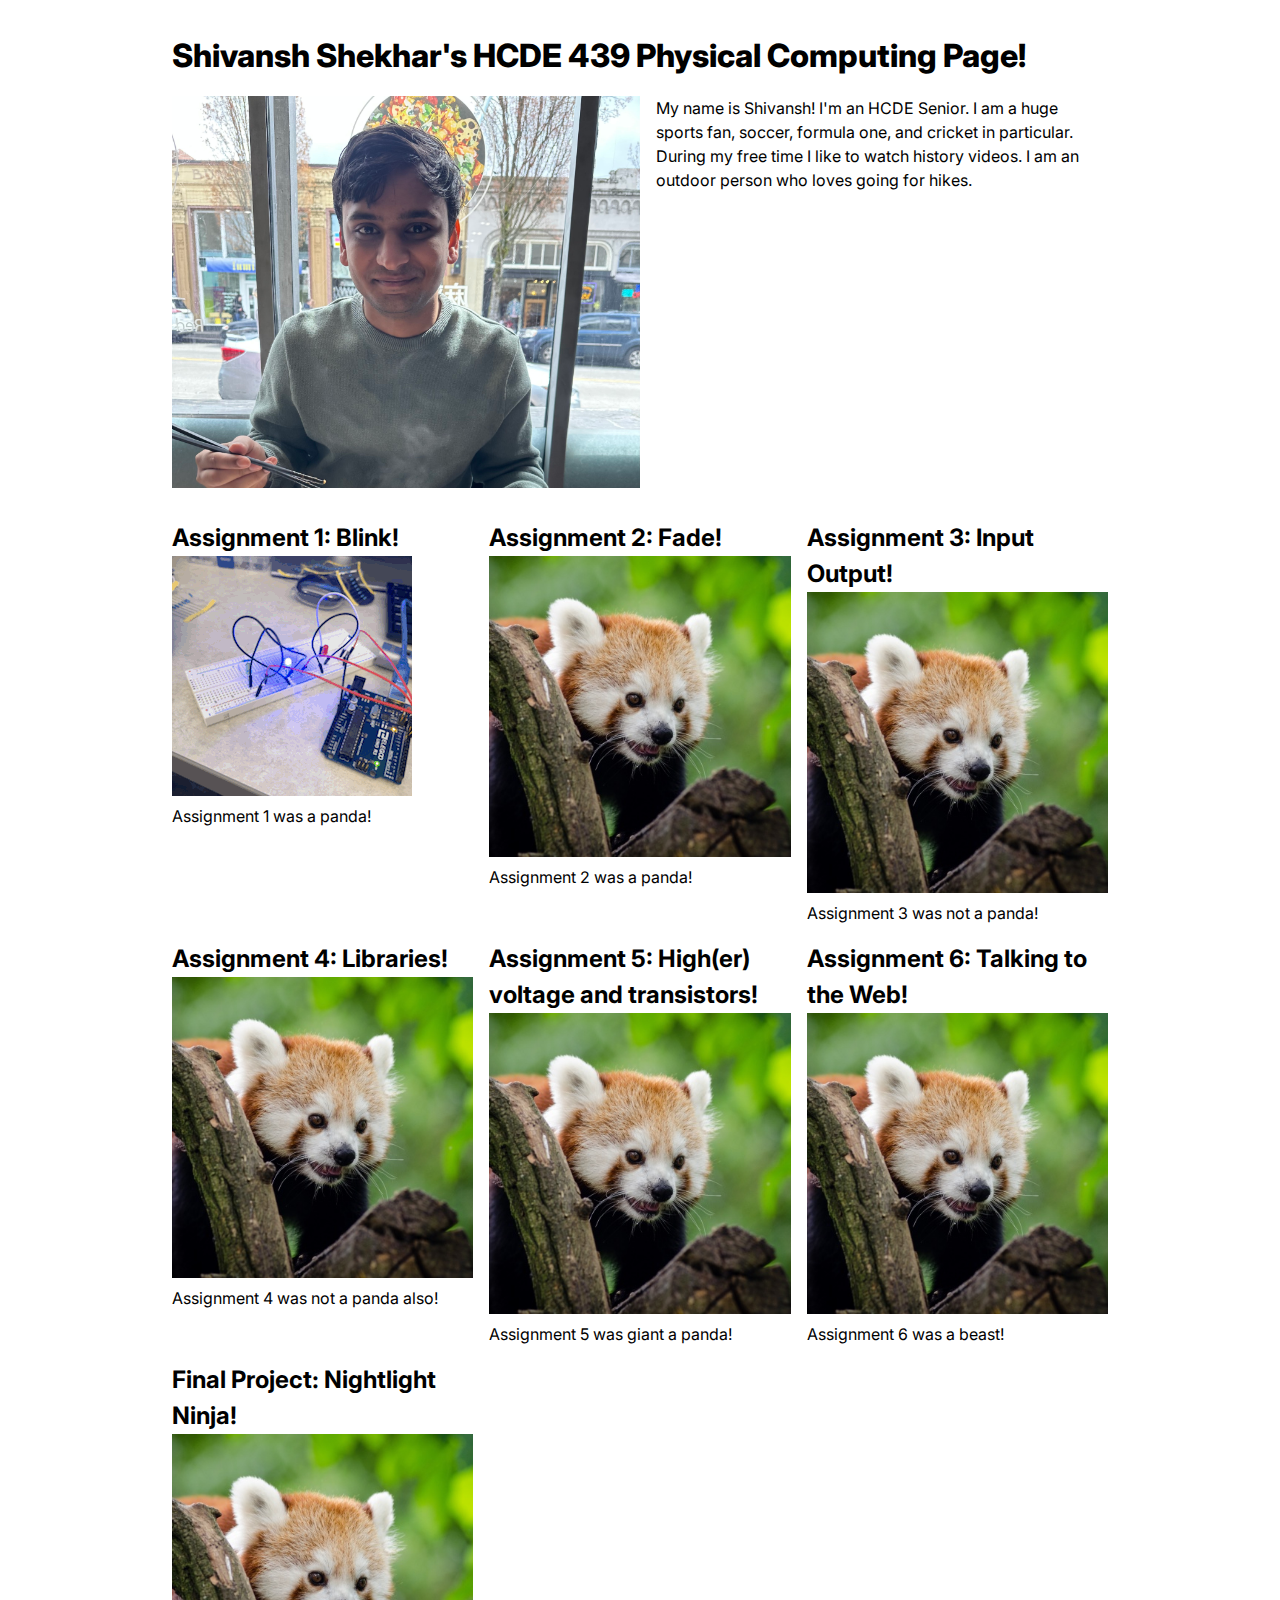
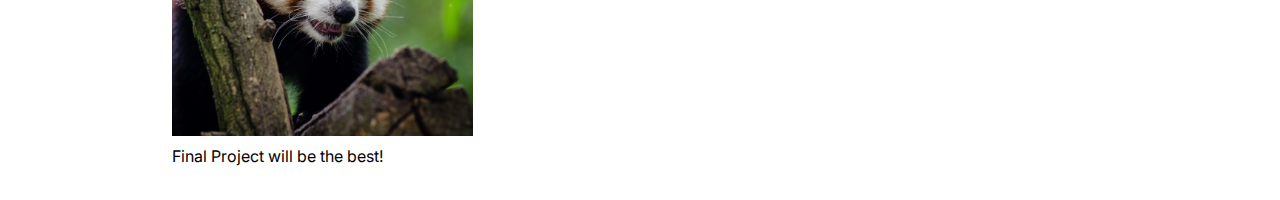
<file: index.html>
<!DOCTYPE html>
<html>
  <head>
    <meta charset="utf-8" />
    <meta name="viewport" content="width=device-width, maximum-scale=1.0" />

    <title>Shivansh Shekhar's HCDE 439 Physical Computing Page!</title>

    <link href="style.css" rel="stylesheet" />
  </head>
  <body>
    <h1>Shivansh Shekhar's HCDE 439 Physical Computing Page!</h1>

    <div class="header">
      <img src="IMG_2979.jpg" />
      <p>
        My name is Shivansh! I'm an HCDE Senior. I am a huge sports fan, soccer, formula one, and
        cricket in particular. During my free time I like to watch history videos. I am an outdoor
        person who loves going for hikes.
      </p>
    </div>

    <div class="grid">
      <div class="assignment">
        <a href="a1.html">
          <h2>Assignment 1: Blink!</h2>
          <img src="Blink.GIF" />
        </a>
        <p>Assignment 1 was a panda!</p>
      </div>

      <div class="assignment">
        <a href="a2.html">
          <h2>Assignment 2: Fade!</h2>
          <img src="red-panda.jpg" />
        </a>
        <p>Assignment 2 was a panda!</p>
      </div>

      <div class="assignment">
        <a href="a3.html">
          <h2>Assignment 3: Input Output!</h2>
          <img src="red-panda.jpg" />
        </a>
        <p>Assignment 3 was not a panda!</p>
      </div>

      <div class="assignment">
        <a href="a4.html">
          <h2>Assignment 4: Libraries!</h2>
          <img src="red-panda.jpg" />
        </a>
        <p>Assignment 4 was not a panda also!</p>
      </div>

      <div class="assignment">
        <a href="a5.html">
          <h2>Assignment 5: High(er) voltage and transistors!</h2>
          <img src="red-panda.jpg" />
        </a>
        <p>Assignment 5 was giant a panda!</p>
      </div>
      <div class="assignment">
        <a href="a6.html">
          <h2>Assignment 6: Talking to the Web!</h2>
          <img src="red-panda.jpg" />
        </a>
        <p>Assignment 6 was a beast!</p>
      </div>
      <div class="assignment">
        <a href="final_project.html">
          <h2>Final Project: Nightlight Ninja!</h2>
          <img src="red-panda.jpg" />
        </a>
        <p>Final Project will be the best!</p>
      </div>
    </div>
  </body>
</html>
</file>
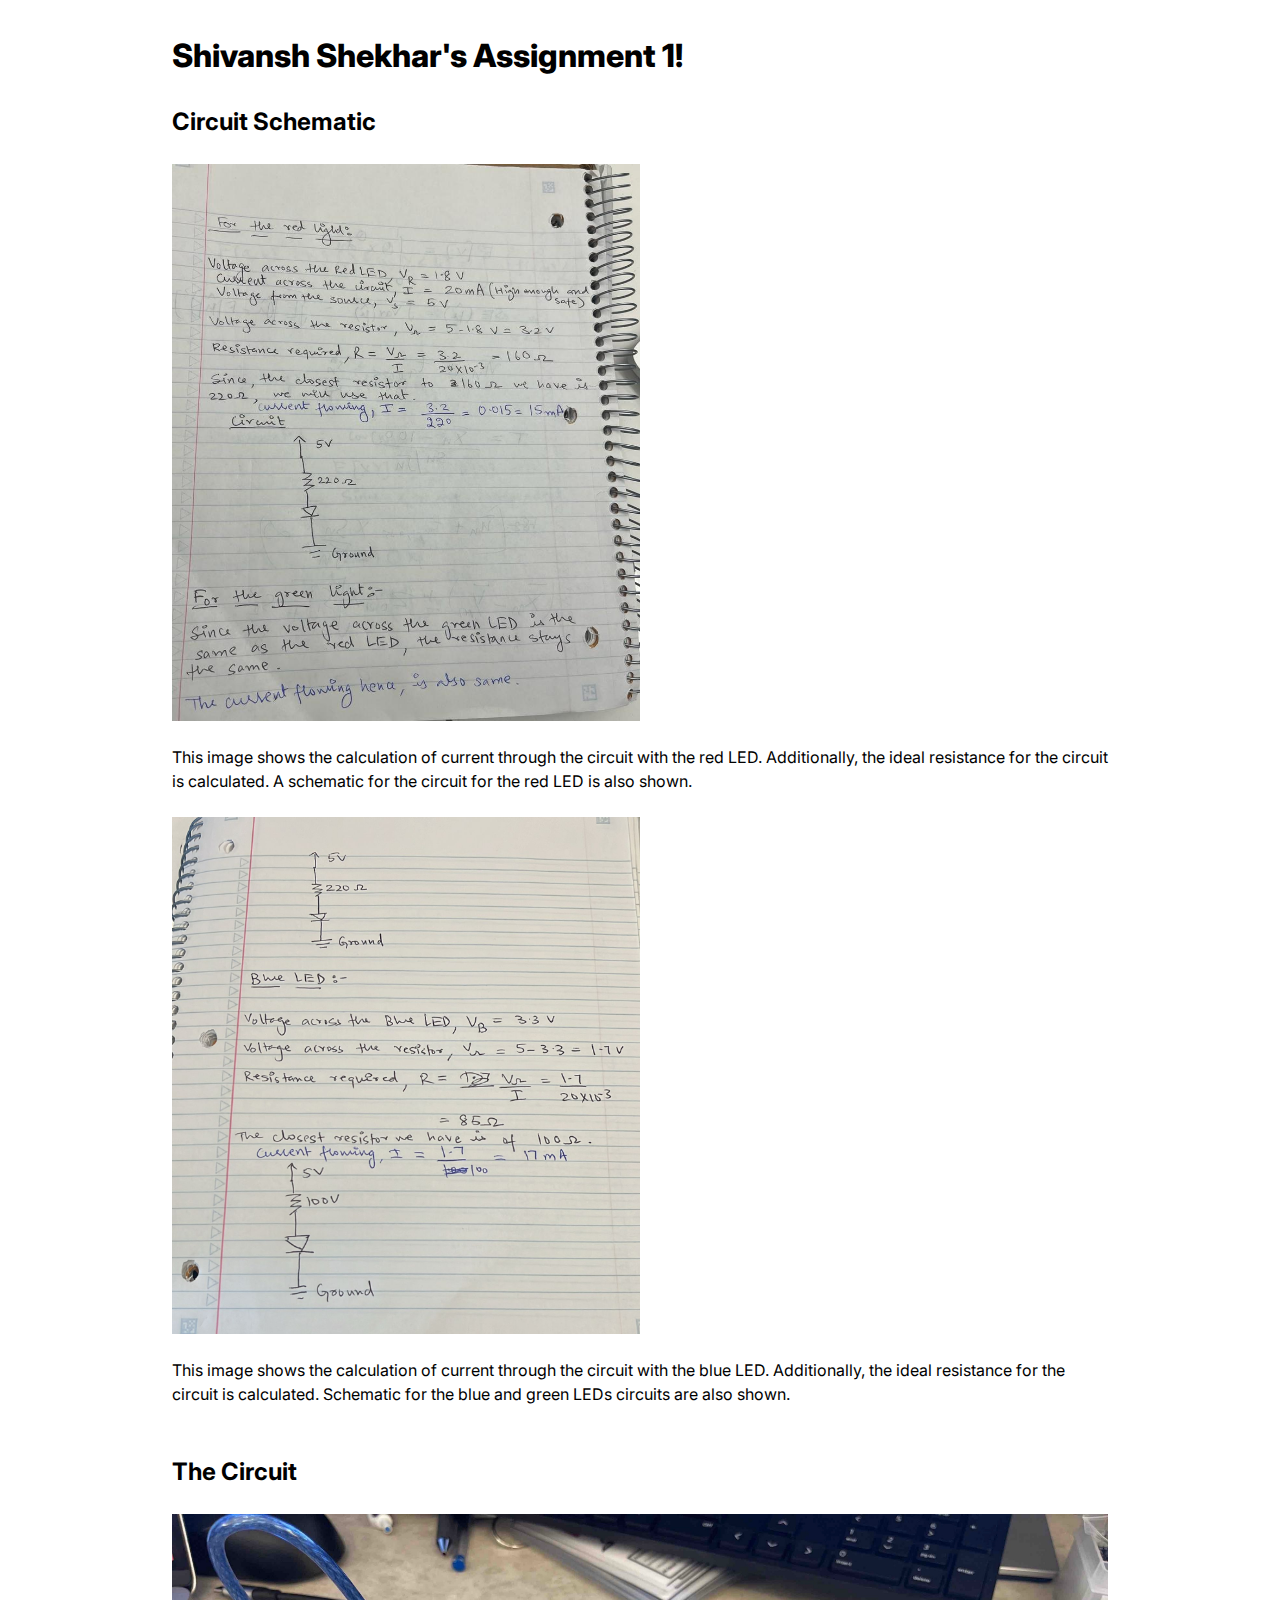
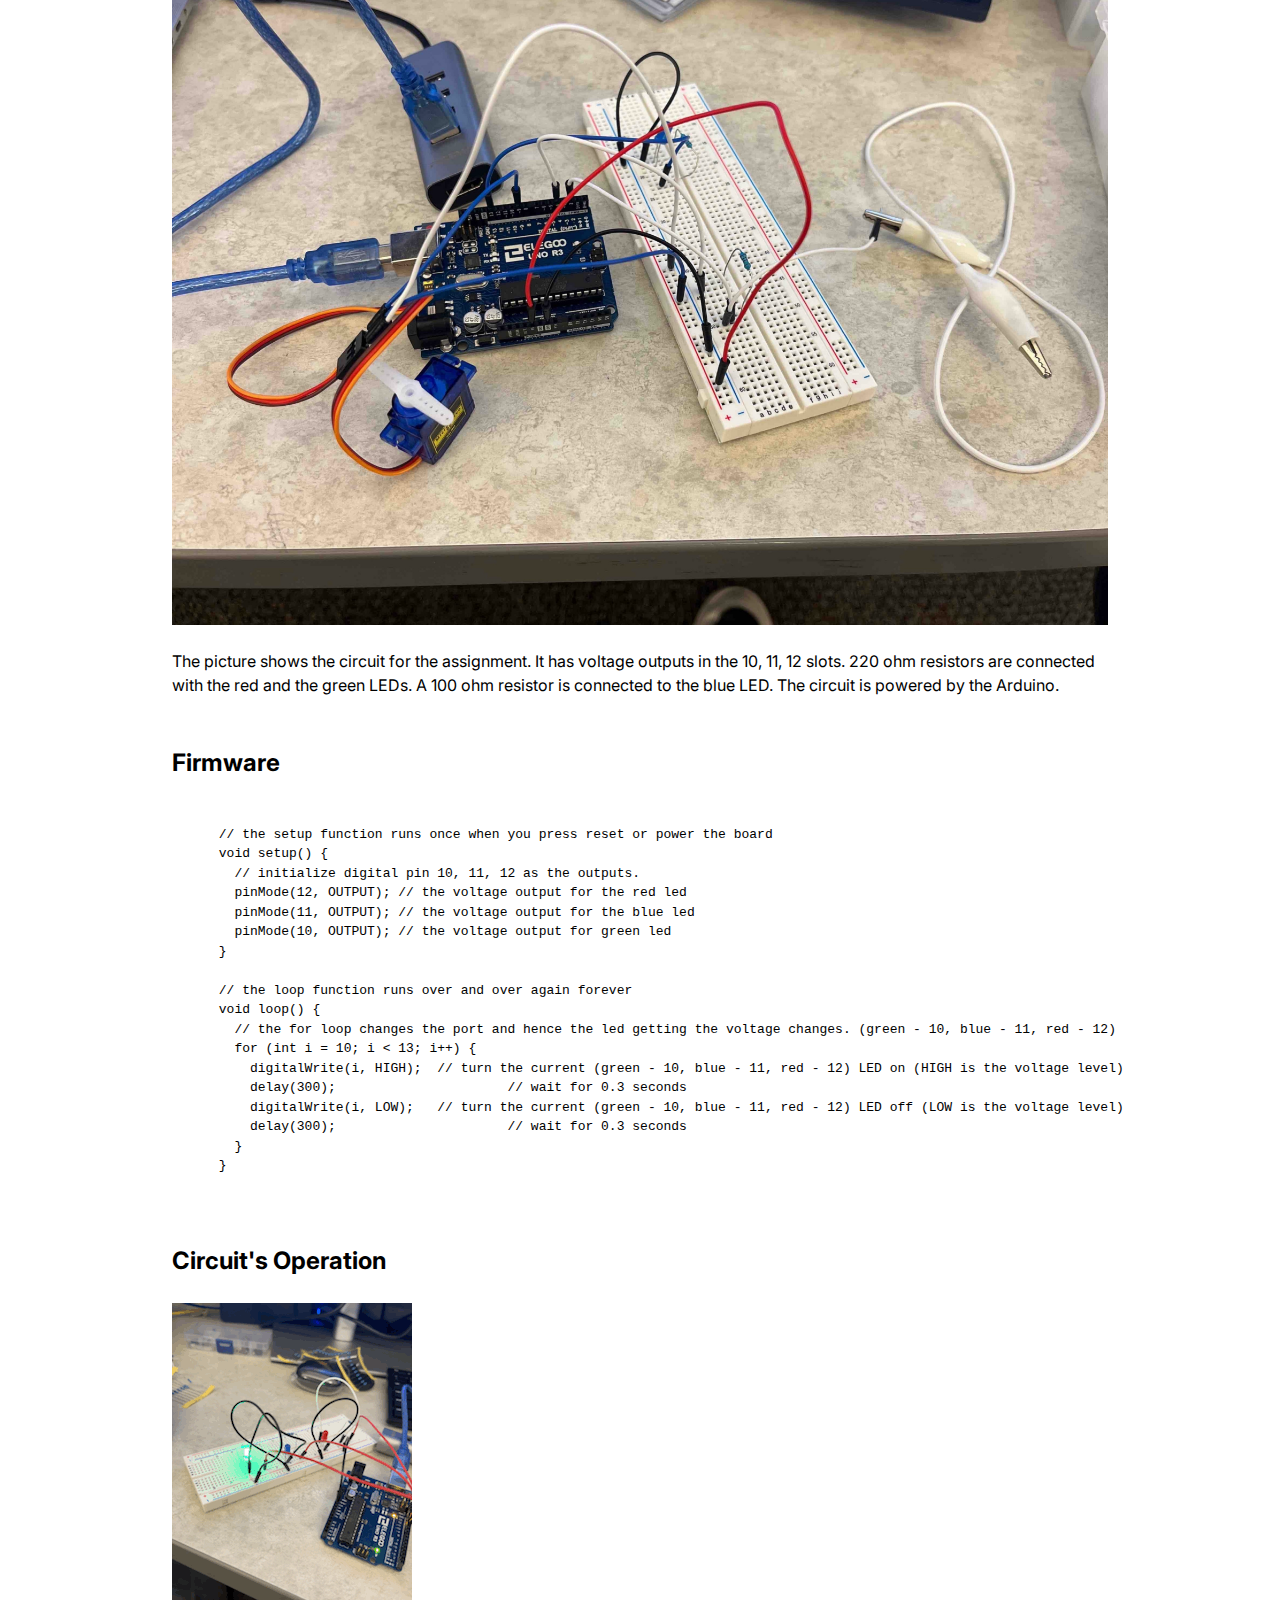
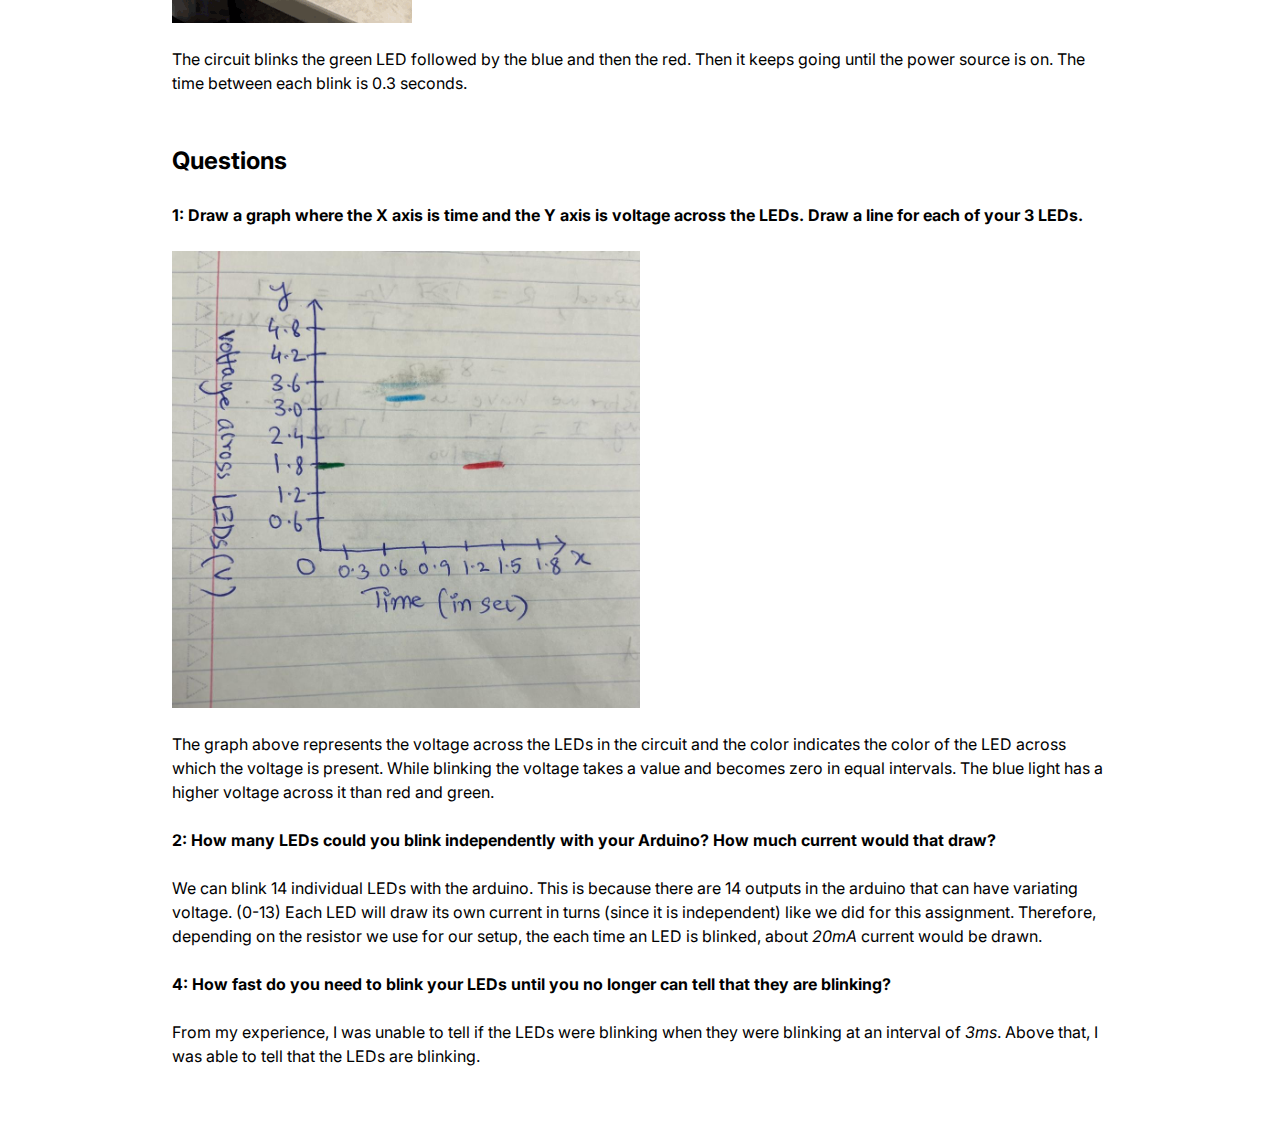
<file: a1.html>
<!DOCTYPE html>
<html>
  <head>
    <meta charset="utf-8" />
    <meta name="viewport" content="width=device-width, maximum-scale=1.0" />

    <title>Shivansh Shekhar's HCDE 439 Physical Computing Page!</title>

    <link href="style.css" rel="stylesheet" type="text/css" />
  </head>
  <body>
    <h1>Shivansh Shekhar's Assignment 1!</h1>
    <br>
    <h2>Circuit Schematic</h2>
    <br>
    <img src="calculations.jpeg" class="resize-image" />
    <br>
    <p>
      This image shows the calculation of current through the circuit with the red LED.
      Additionally, the ideal resistance for the circuit is calculated.
      A schematic for the circuit for the red LED is also shown.
    </p>
    <br>
    <img src="schema2.jpeg" class="resize-image" />
    <br>
    <p>
      This image shows the calculation of current through the circuit with the blue LED.
      Additionally, the ideal resistance for the circuit is calculated.
      Schematic for the blue and green LEDs circuits are also shown.
    </p>
    <br>
    <br>
    <h2>The Circuit</h2>
    <br>
    <img src="a4circuit.jpg" alt="A picture of the circuit">
    <br>
    <p>
      The picture shows the circuit for the assignment.
      It has voltage outputs in the 10, 11, 12 slots. 220 ohm resistors are connected with the red and the green LEDs.
      A 100 ohm resistor is connected to the blue LED. The circuit is powered by the Arduino.
    </p>
    <br>
    <br>
    <h2>Firmware</h2>
    <br>
    <pre><code>
      // the setup function runs once when you press reset or power the board
      void setup() {
        // initialize digital pin 10, 11, 12 as the outputs.
        pinMode(12, OUTPUT); // the voltage output for the red led
        pinMode(11, OUTPUT); // the voltage output for the blue led
        pinMode(10, OUTPUT); // the voltage output for green led
      }

      // the loop function runs over and over again forever
      void loop() {
        // the for loop changes the port and hence the led getting the voltage changes. (green - 10, blue - 11, red - 12)
        for (int i = 10; i < 13; i++) {
          digitalWrite(i, HIGH);  // turn the current (green - 10, blue - 11, red - 12) LED on (HIGH is the voltage level)
          delay(300);                      // wait for 0.3 seconds
          digitalWrite(i, LOW);   // turn the current (green - 10, blue - 11, red - 12) LED off (LOW is the voltage level)
          delay(300);                      // wait for 0.3 seconds
        }
      }
    </code></pre>
    <br>
    <br>
    <h2>Circuit's Operation</h2>
    <br>
    <img src="Blink.GIF" alt="GIF representing the circuit's operation" />
    <br>
    <p>
      The circuit blinks the green LED followed by the blue and then the red. Then it keeps going until the power source is on.
      The time between each blink is 0.3 seconds.
    </p>
    <br>
    <br>
    <h2>Questions</h2>
    <br>
    <p><strong>1: Draw a graph where the X axis is time and the Y axis is voltage across the LEDs. Draw a line for each of your 3 LEDs.</strong></p>
    <br>
    <img src="time-voltage.jpeg" alt="Graph representing voltage across the LEDs over time in the circuit" class="resize-image">
    <br>
    <p>
      The graph above represents the voltage across the LEDs in the circuit and the color indicates the color of the LED across which the voltage is present.
      While blinking the voltage takes a value and becomes zero in equal intervals.
      The blue light has a higher voltage across it than red and green.
    </p>
    <br>
    <p><strong>2: How many LEDs could you blink independently with your Arduino? How much current would that draw?</strong></p>
    <br>
    <p>We can blink 14 individual LEDs with the arduino. This is because there are 14 outputs in the arduino that can have variating voltage. (0-13) Each LED will draw its own current in turns (since it is independent) like we did for this assignment. Therefore, depending on the resistor we use for our setup, the each time an LED is blinked, about <em>20mA</em> current would be drawn.</p>
    <br>
    <p><strong>4: How fast do you need to blink your LEDs until you no longer can tell that they are blinking?</strong></p>
    <br>
    <p>
      From my experience, I was unable to tell if the LEDs were blinking when they were blinking at an interval of <em>3ms</em>.
      Above that, I was able to tell that the LEDs are blinking.
    </p>
    <br>
    <br>
  </body>
</html>
</file>
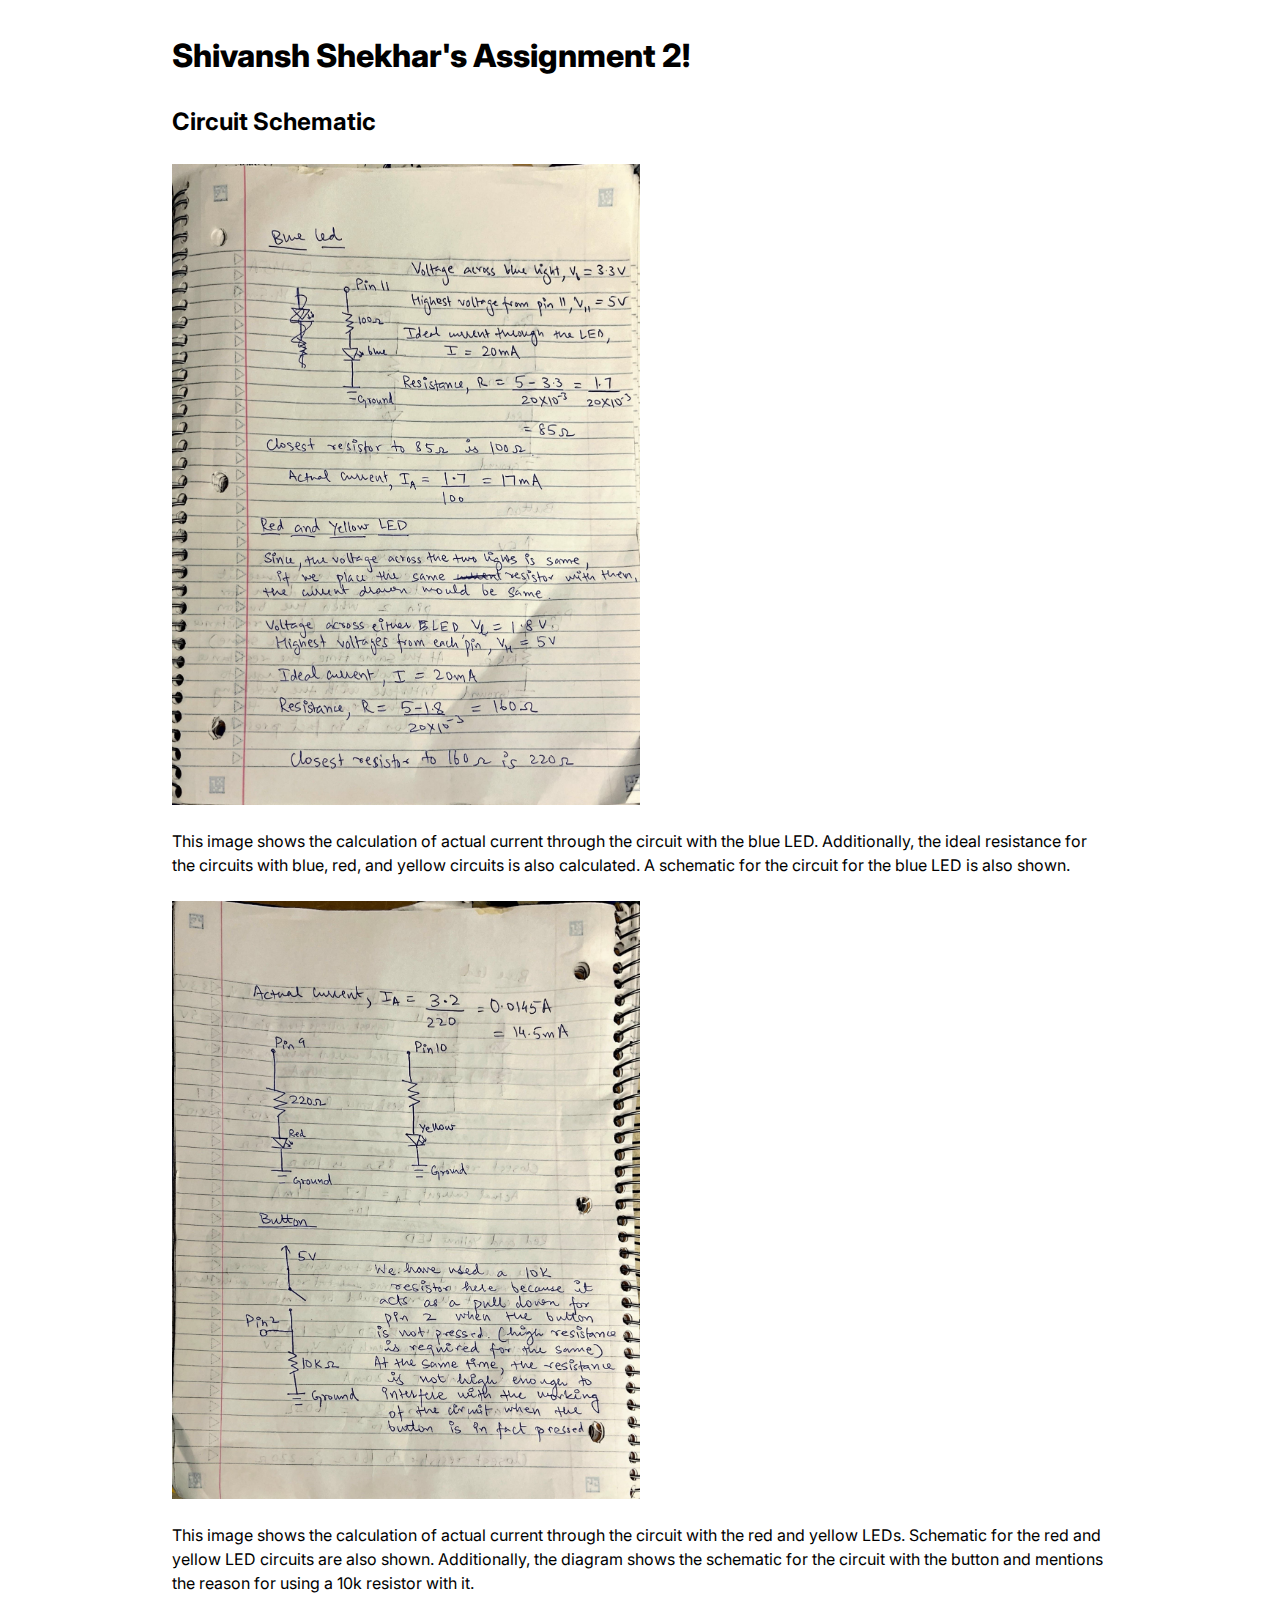
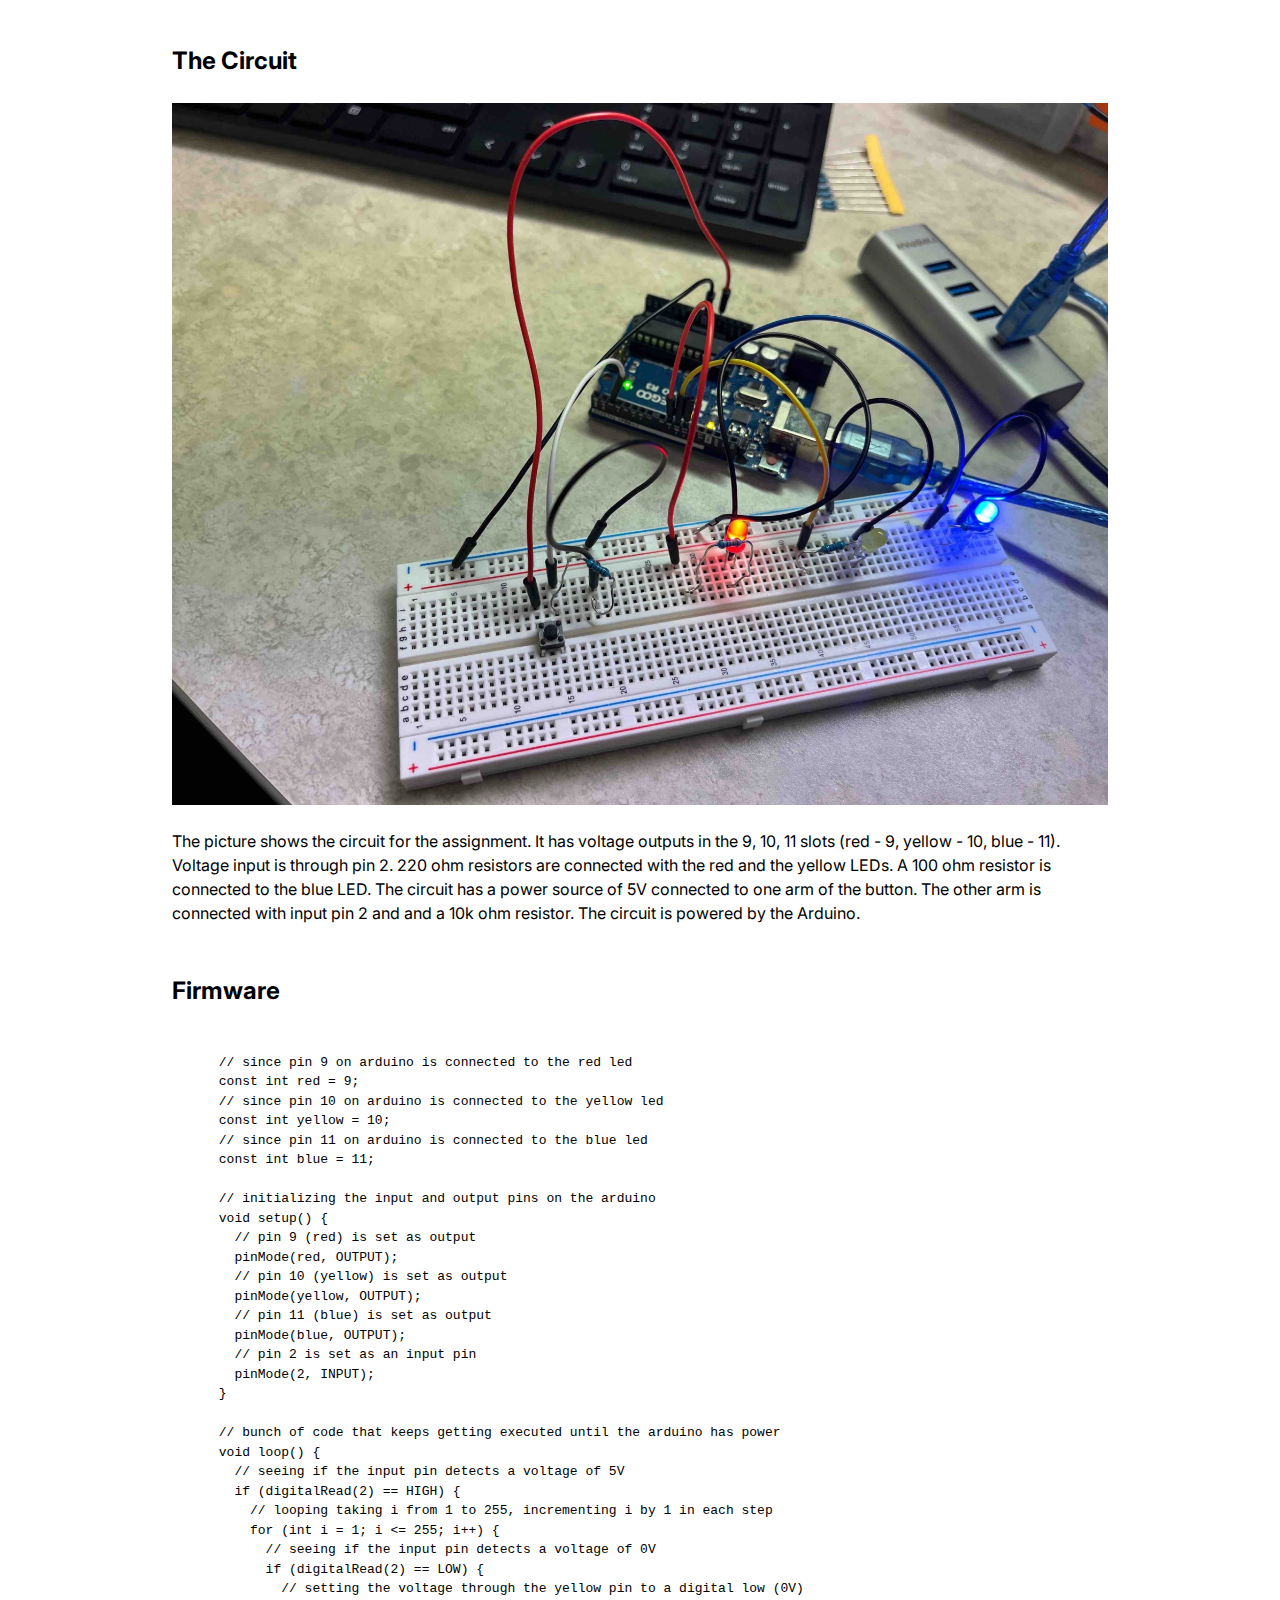
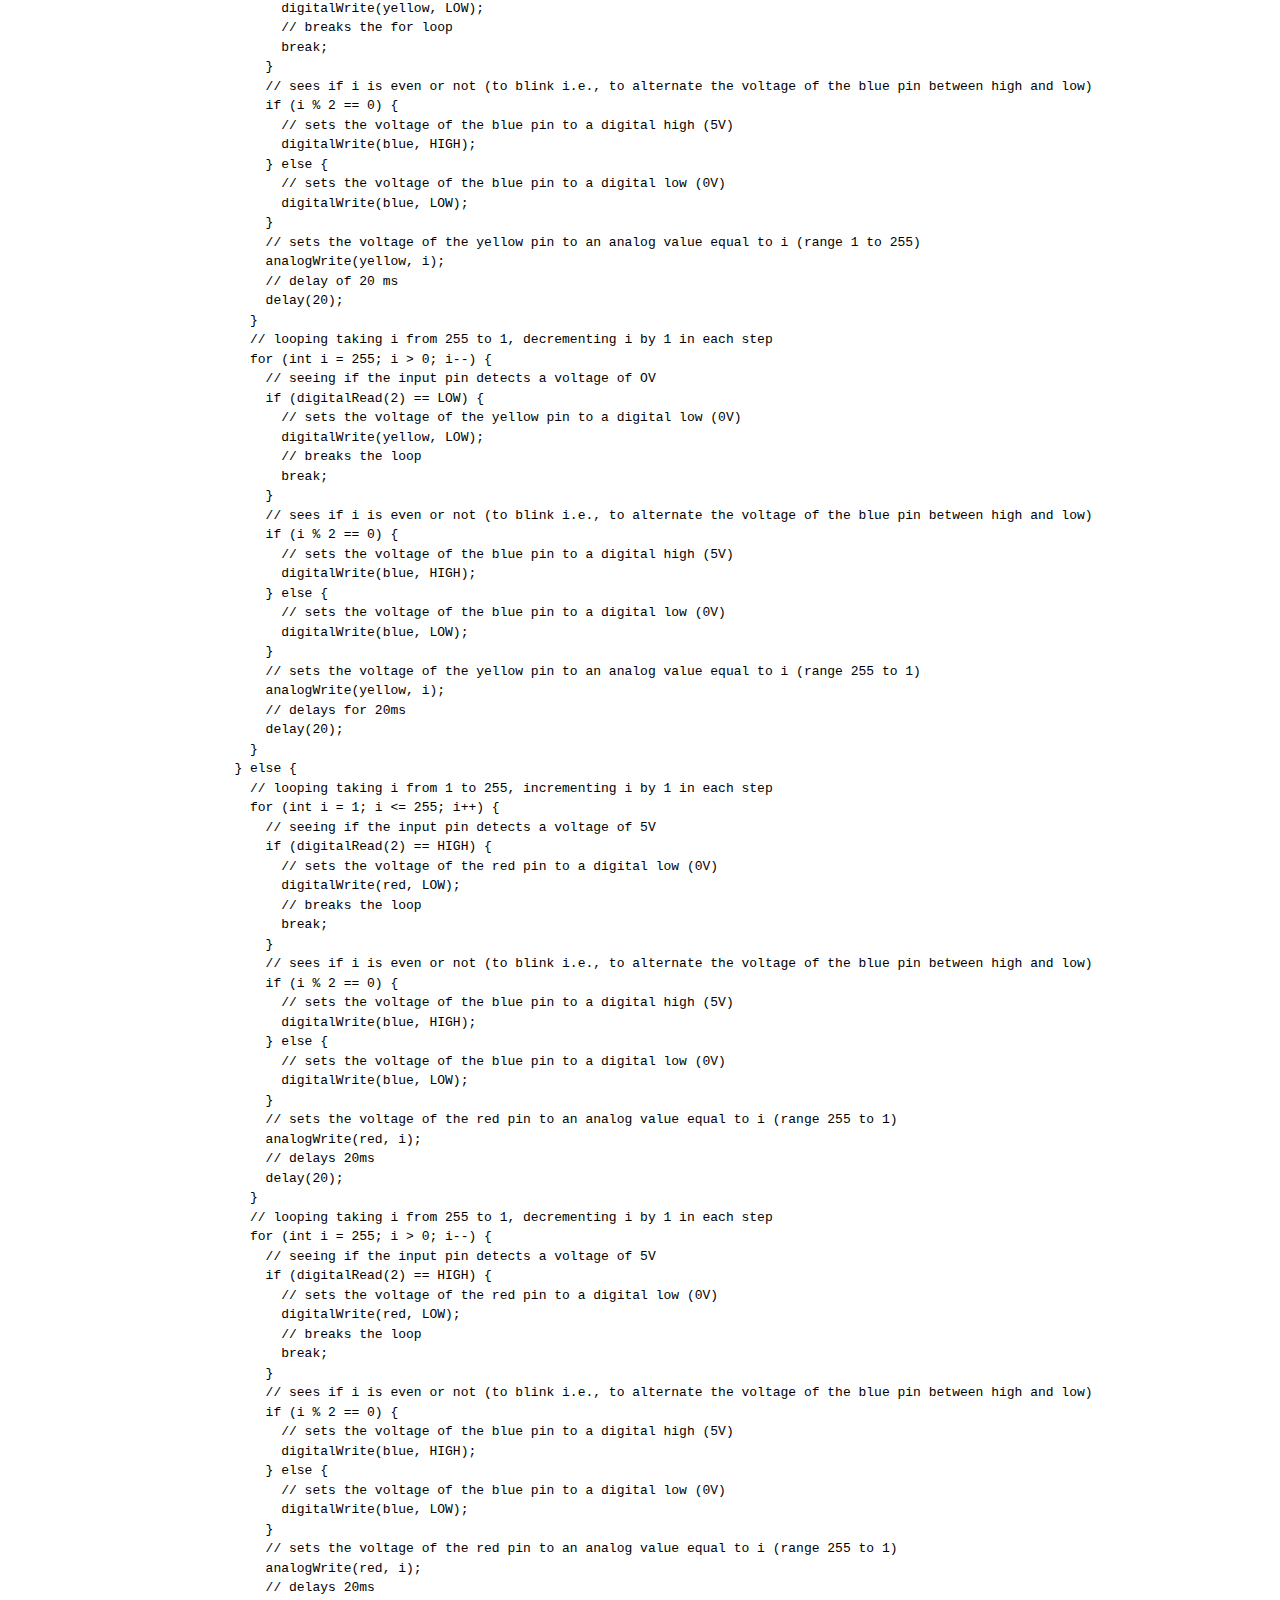
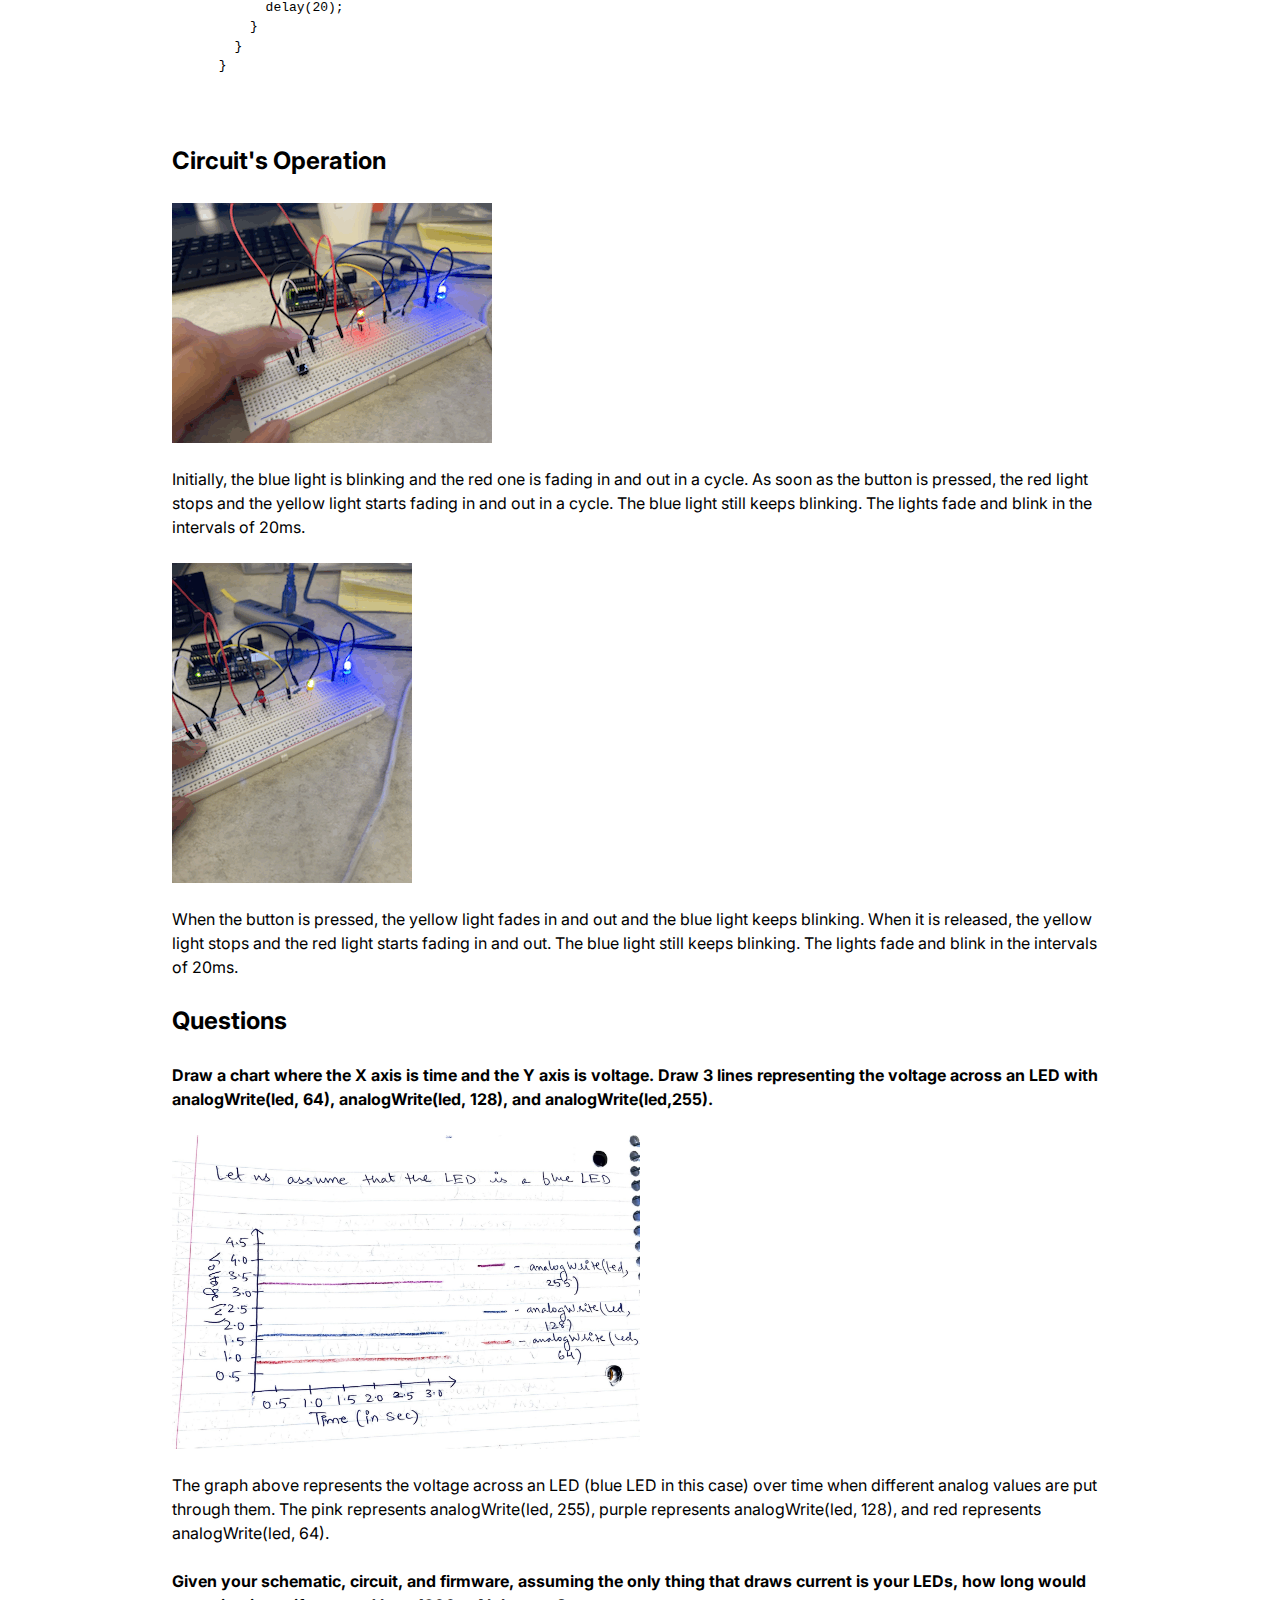
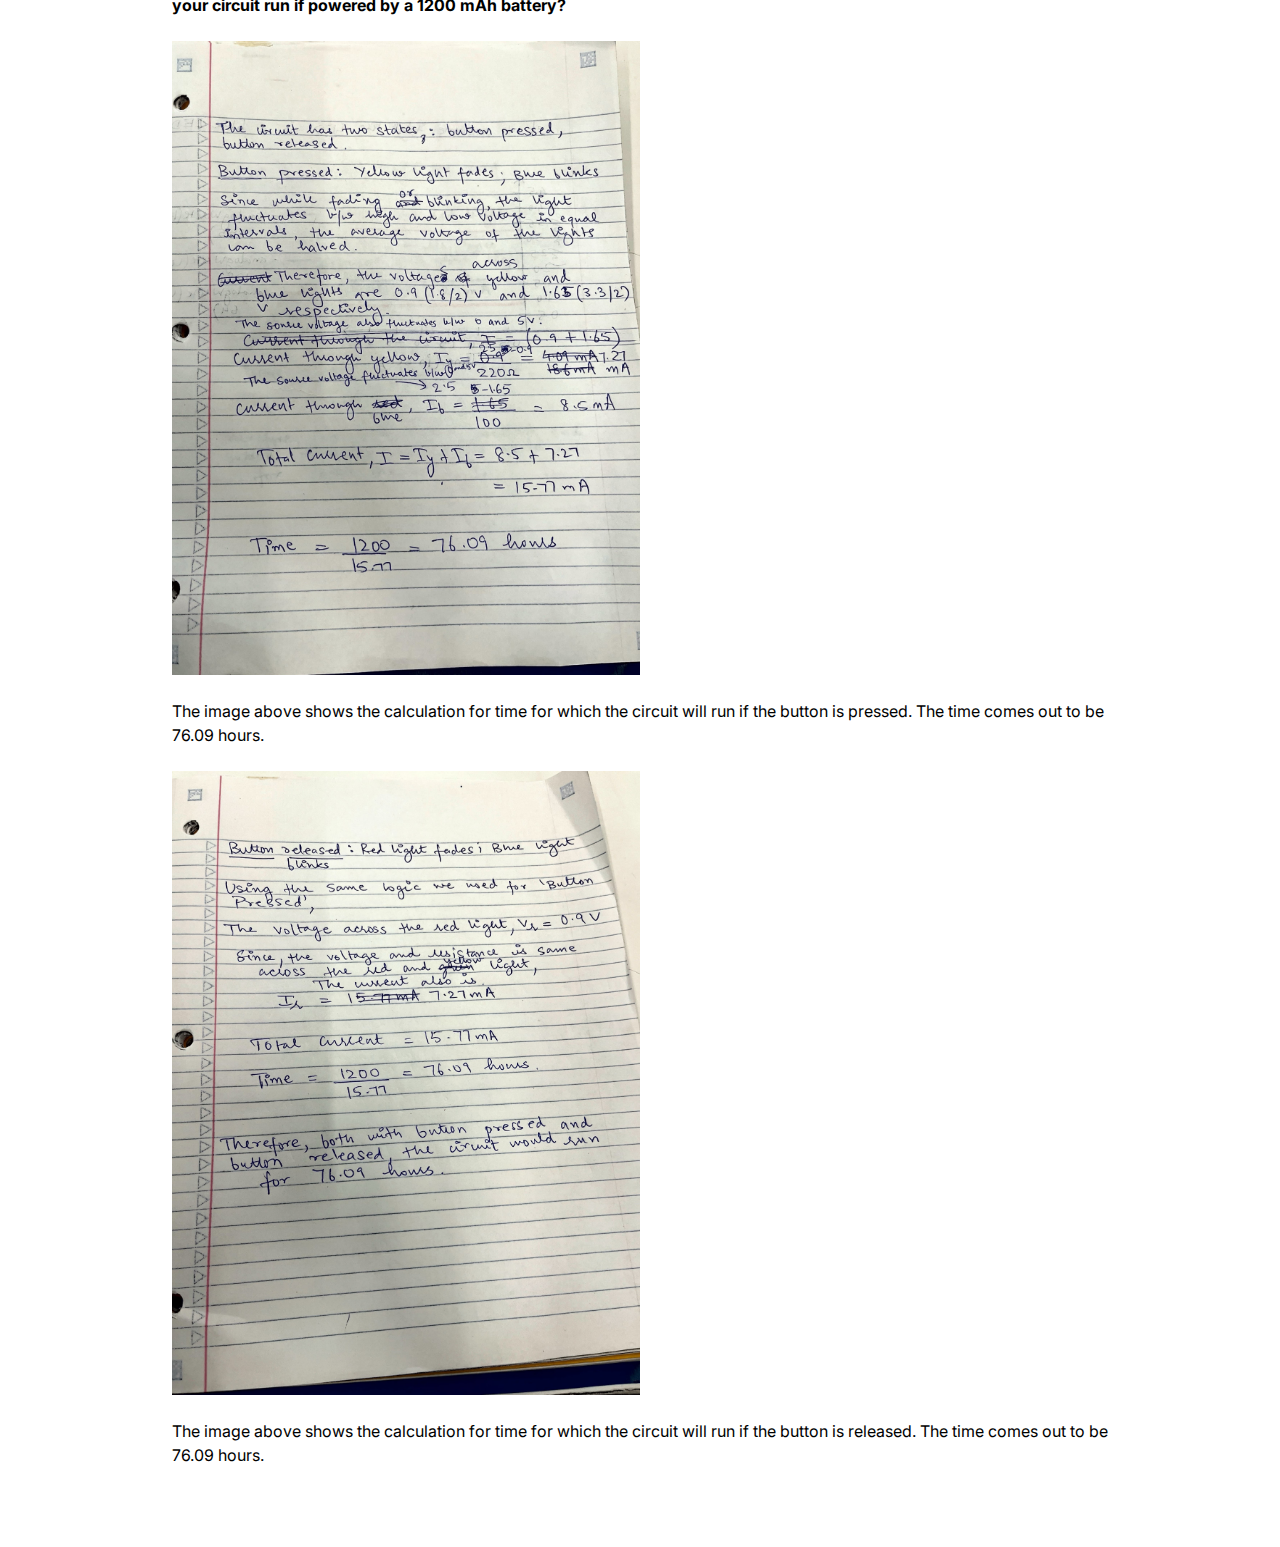
<file: a2.html>
<!DOCTYPE html>
<html>
  <head>
    <meta charset="utf-8" />
    <meta name="viewport" content="width=device-width, maximum-scale=1.0" />

    <title>Shivansh Shekhar's HCDE 439 Physical Computing Page!</title>

    <link href="style.css" rel="stylesheet" type="text/css" />
  </head>
  <body>
    <h1>Shivansh Shekhar's Assignment 2!</h1>
    <br>
    <h2>Circuit Schematic</h2>
    <br>
    <img src="a2schematic1.JPG" class="resize-image" />
    <br>
    <p>
      This image shows the calculation of actual current through the circuit with the blue LED.
      Additionally, the ideal resistance for the circuits with blue, red, and yellow circuits is also calculated.
      A schematic for the circuit for the blue LED is also shown.
    </p>
    <br>
    <img src="a2schematic2.JPG" class="resize-image" />
    <br>
    <p>
      This image shows the calculation of actual current through the circuit with the red and yellow LEDs.
      Schematic for the red and yellow LED circuits are also shown.
      Additionally, the diagram shows the schematic for the circuit with the button and mentions the reason for using a 10k resistor with it.
    </p>
    <br>
    <br>
    <h2>The Circuit</h2>
    <br>
    <img src="a2circuit.JPG" alt="A picture of the circuit">
    <br>
    <p>
      The picture shows the circuit for the assignment.
      It has voltage outputs in the 9, 10, 11 slots (red - 9, yellow - 10, blue - 11). Voltage input is through pin 2.
      220 ohm resistors are connected with the red and the yellow LEDs.
      A 100 ohm resistor is connected to the blue LED.
      The circuit has a power source of 5V connected to one arm of the button.
      The other arm is connected with input pin 2 and and a 10k ohm resistor.
      The circuit is powered by the Arduino.
    </p>
    <br>
    <br>
    <h2>Firmware</h2>
    <br>
    <pre><code>
      // since pin 9 on arduino is connected to the red led
      const int red = 9;
      // since pin 10 on arduino is connected to the yellow led
      const int yellow = 10;
      // since pin 11 on arduino is connected to the blue led
      const int blue = 11;

      // initializing the input and output pins on the arduino
      void setup() {
        // pin 9 (red) is set as output
        pinMode(red, OUTPUT);
        // pin 10 (yellow) is set as output
        pinMode(yellow, OUTPUT);
        // pin 11 (blue) is set as output
        pinMode(blue, OUTPUT);
        // pin 2 is set as an input pin
        pinMode(2, INPUT);
      }

      // bunch of code that keeps getting executed until the arduino has power
      void loop() {
        // seeing if the input pin detects a voltage of 5V
        if (digitalRead(2) == HIGH) {
          // looping taking i from 1 to 255, incrementing i by 1 in each step
          for (int i = 1; i <= 255; i++) {
            // seeing if the input pin detects a voltage of 0V
            if (digitalRead(2) == LOW) {
              // setting the voltage through the yellow pin to a digital low (0V)
              digitalWrite(yellow, LOW);
              // breaks the for loop
              break;
            }
            // sees if i is even or not (to blink i.e., to alternate the voltage of the blue pin between high and low)
            if (i % 2 == 0) {
              // sets the voltage of the blue pin to a digital high (5V)
              digitalWrite(blue, HIGH);
            } else {
              // sets the voltage of the blue pin to a digital low (0V)
              digitalWrite(blue, LOW);
            }
            // sets the voltage of the yellow pin to an analog value equal to i (range 1 to 255)
            analogWrite(yellow, i);
            // delay of 20 ms
            delay(20);
          }
          // looping taking i from 255 to 1, decrementing i by 1 in each step
          for (int i = 255; i > 0; i--) {
            // seeing if the input pin detects a voltage of OV
            if (digitalRead(2) == LOW) {
              // sets the voltage of the yellow pin to a digital low (0V)
              digitalWrite(yellow, LOW);
              // breaks the loop
              break;
            }
            // sees if i is even or not (to blink i.e., to alternate the voltage of the blue pin between high and low)
            if (i % 2 == 0) {
              // sets the voltage of the blue pin to a digital high (5V)
              digitalWrite(blue, HIGH);
            } else {
              // sets the voltage of the blue pin to a digital low (0V)
              digitalWrite(blue, LOW);
            }
            // sets the voltage of the yellow pin to an analog value equal to i (range 255 to 1)
            analogWrite(yellow, i);
            // delays for 20ms
            delay(20);
          }
        } else {
          // looping taking i from 1 to 255, incrementing i by 1 in each step
          for (int i = 1; i <= 255; i++) {
            // seeing if the input pin detects a voltage of 5V
            if (digitalRead(2) == HIGH) {
              // sets the voltage of the red pin to a digital low (0V)
              digitalWrite(red, LOW);
              // breaks the loop
              break;
            }
            // sees if i is even or not (to blink i.e., to alternate the voltage of the blue pin between high and low)
            if (i % 2 == 0) {
              // sets the voltage of the blue pin to a digital high (5V)
              digitalWrite(blue, HIGH);
            } else {
              // sets the voltage of the blue pin to a digital low (0V)
              digitalWrite(blue, LOW);
            }
            // sets the voltage of the red pin to an analog value equal to i (range 255 to 1)
            analogWrite(red, i);
            // delays 20ms
            delay(20);
          }
          // looping taking i from 255 to 1, decrementing i by 1 in each step
          for (int i = 255; i > 0; i--) {
            // seeing if the input pin detects a voltage of 5V
            if (digitalRead(2) == HIGH) {
              // sets the voltage of the red pin to a digital low (0V)
              digitalWrite(red, LOW);
              // breaks the loop
              break;
            }
            // sees if i is even or not (to blink i.e., to alternate the voltage of the blue pin between high and low)
            if (i % 2 == 0) {
              // sets the voltage of the blue pin to a digital high (5V)
              digitalWrite(blue, HIGH);
            } else {
              // sets the voltage of the blue pin to a digital low (0V)
              digitalWrite(blue, LOW);
            }
            // sets the voltage of the red pin to an analog value equal to i (range 255 to 1)
            analogWrite(red, i);
            // delays 20ms
            delay(20);
          }
        }
      }
    </code></pre>
    <br>
    <br>
    <h2>Circuit's Operation</h2>
    <br>
    <img src="press.GIF" alt="GIF representing the circuit's operation when the button is pressed" />
    <br>
    <p>
      Initially, the blue light is blinking and the red one is fading in and out in a cycle.
      As soon as the button is pressed, the red light stops and the yellow light starts fading in and out in a cycle.
      The blue light still keeps blinking. The lights fade and blink in the intervals of 20ms.
    </p>
    <br>
    <img src="release.GIF" alt="GIF representing the circuit's operation when the button is released" />
    <br>
    <p>
      When the button is pressed, the yellow light fades in and out and the blue light keeps blinking.
      When it is released, the yellow light stops and the red light starts fading in and out.
      The blue light still keeps blinking. The lights fade and blink in the intervals of 20ms.
    </p>
    <br>
    <h2>Questions</h2>
    <br>
    <p><strong>Draw a chart where the X axis is time and the Y axis is voltage. Draw 3 lines representing the voltage across an LED with analogWrite(led, 64), analogWrite(led, 128), and analogWrite(led,255).</strong></p>
    <br>
    <img src="a2q1.JPG" alt="Graph representing voltage across an LED over time in the circuit for specific analogWrite values" class="resize-image">
    <br>
    <p>
      The graph above represents the voltage across an LED (blue LED in this case) over time when different analog values are put through them. The pink represents analogWrite(led, 255), purple represents analogWrite(led, 128), and red represents analogWrite(led, 64).
    </p>
    <br>
    <p><strong>Given your schematic, circuit, and firmware, assuming the only thing that draws current is your LEDs, how long would your circuit run if powered by a 1200 mAh battery?</strong></p>
    <br>
    <img src="a2q2p1.JPG" alt="Graph representing voltage across an LED over time in the circuit for specific analogWrite values" class="resize-image">
    <br>
    <p>
      The image above shows the calculation for time for which the circuit will run if the button is pressed.
      The time comes out to be 76.09 hours.
    </p>
    <br>
    <img src="a2q2p2.JPG" alt="Graph representing voltage across an LED over time in the circuit for specific analogWrite values" class="resize-image">
    <br>
    <p>
      The image above shows the calculation for time for which the circuit will run if the button is released.
      The time comes out to be 76.09 hours.
    </p>
    <br>
    <br>
  </body>
</html>
</file>
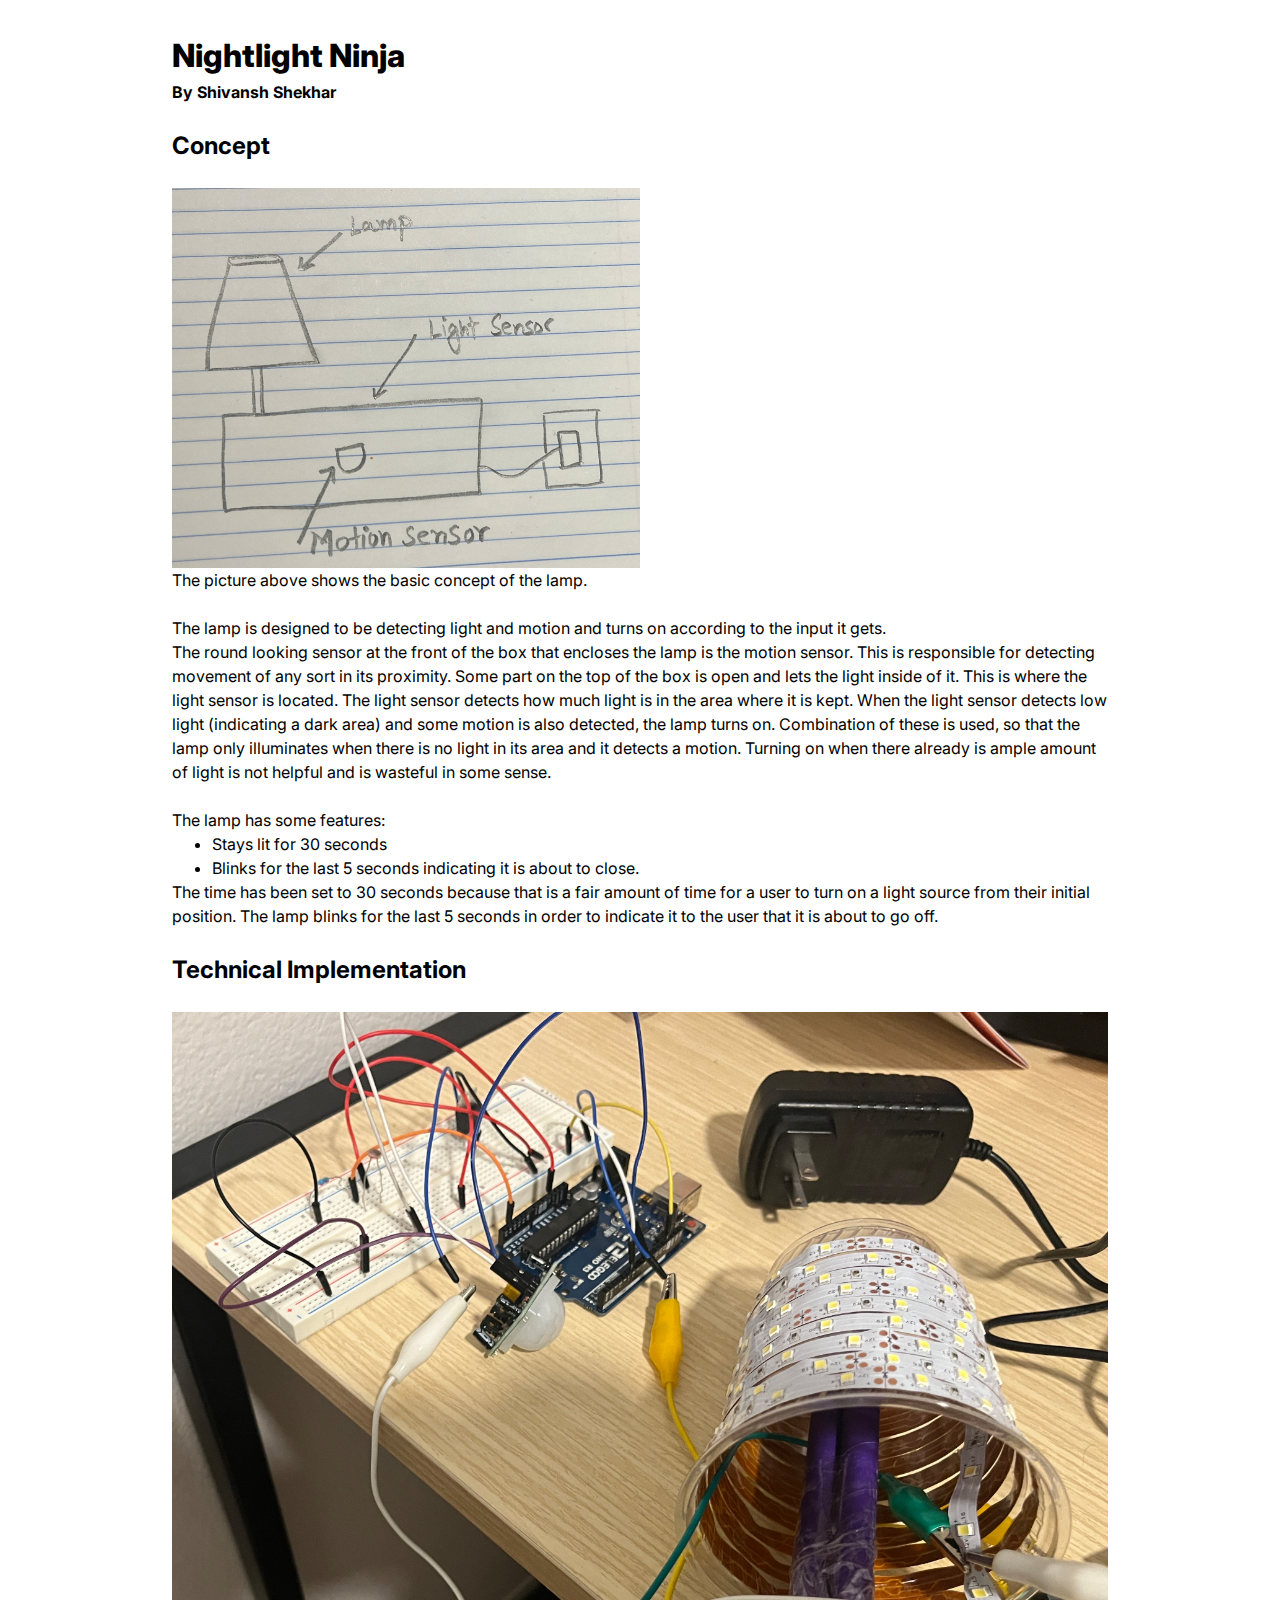
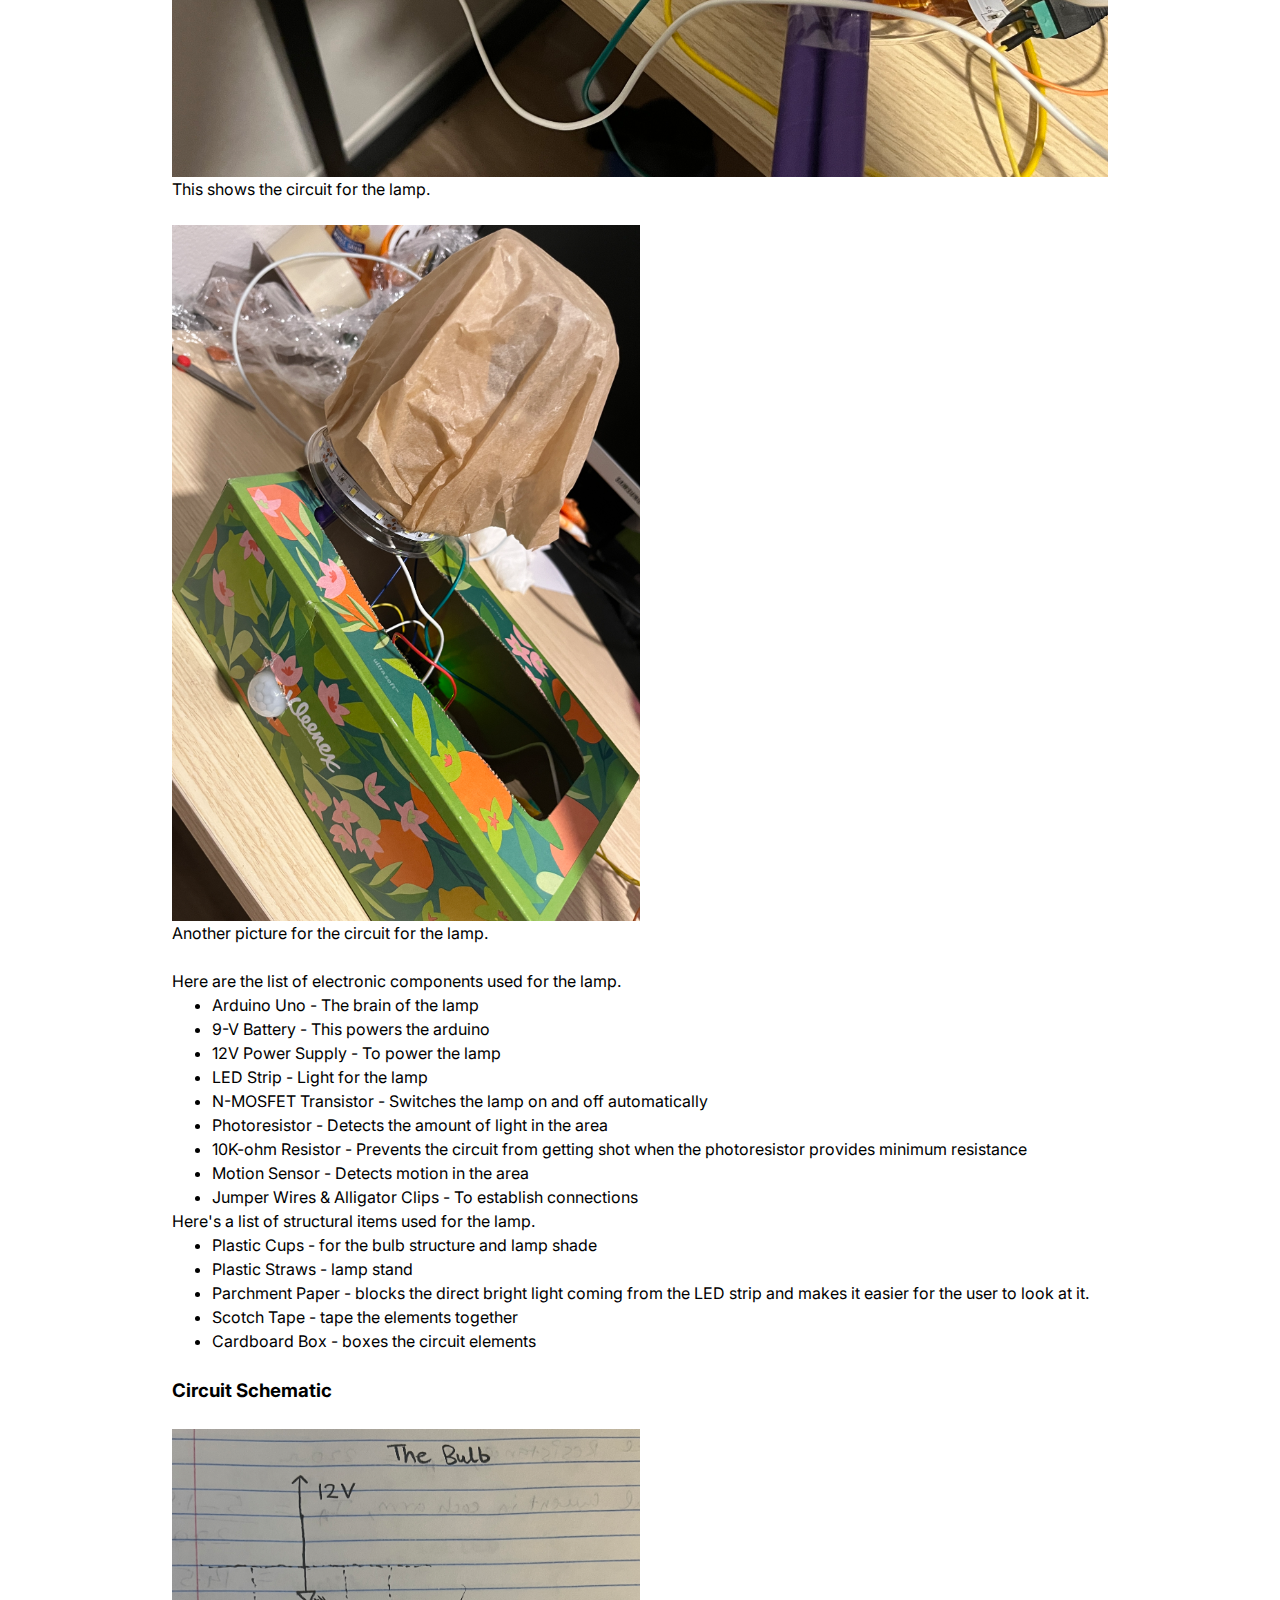
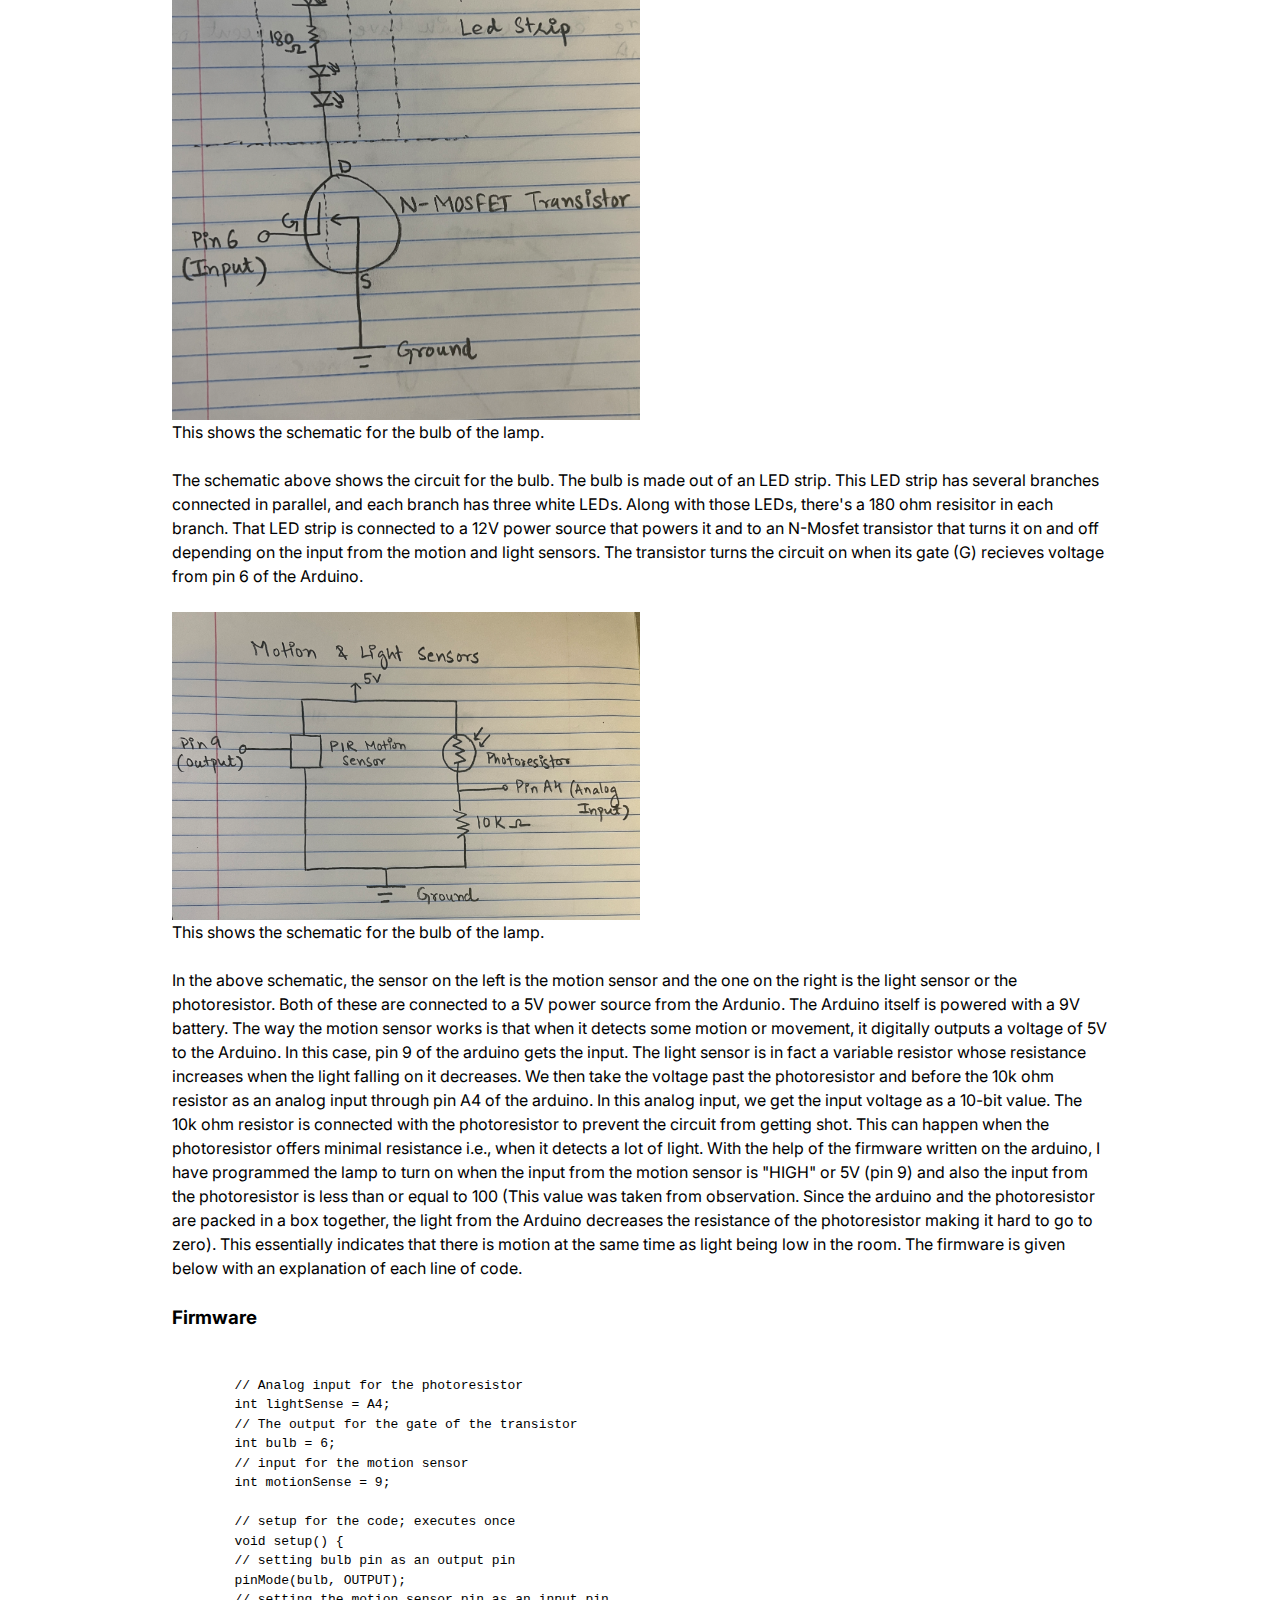
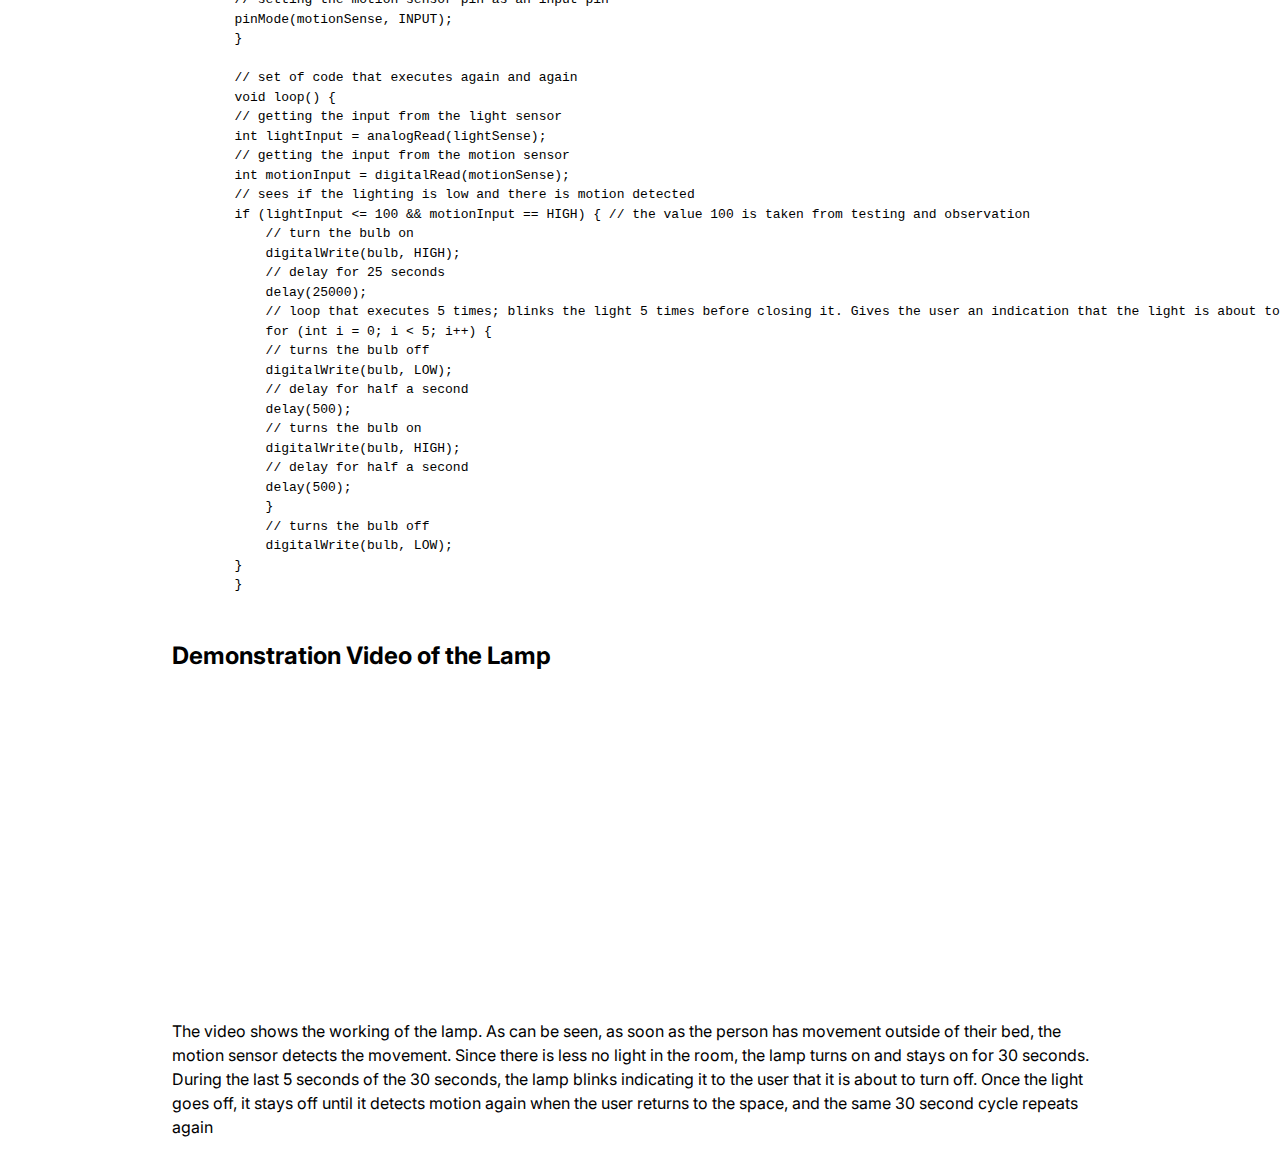
<file: final_project.html>
<!DOCTYPE html>
<html>
  <head>
    <meta charset="utf-8" />
    <meta name="viewport" content="width=device-width, maximum-scale=1.0" />

    <title>The Nightlight Ninja!</title>

    <link href="style.css" rel="stylesheet" type="text/css" />
  </head>
  <body>
    <h1>Nightlight Ninja</h1>
    <h4>By Shivansh Shekhar</h4>
    <br>
    <h2>Concept</h2>
    <br>
    <img src="final_concept.JPG" class="resize-image" />
    <p>
      The picture above shows the basic concept of the lamp.
    </p>
    <br>
    <p>The lamp is designed to be detecting light and motion and turns on according to the input it gets.</p>
    <p>
        The round looking sensor at the front of the box that encloses the lamp is the motion sensor.
        This is responsible for detecting movement of any sort in its proximity.
        Some part on the top of the box is open and lets the light inside of it. This is where the light sensor is located.
        The light sensor detects how much light is in the area where it is kept.
        When the light sensor detects low light (indicating a dark area) and some motion is also detected, the lamp turns on.
        Combination of these is used, so that the lamp only illuminates when there is no light in its area and it detects a motion.
        Turning on when there already is ample amount of light is not helpful and is wasteful in some sense.
    </p>
    <br>
    <p>
        The lamp has some features:
        <ul>
            <li>Stays lit for 30 seconds</li>
            <li>Blinks for the last 5 seconds indicating it is about to close.</li>
        </ul>
        The time has been set to 30 seconds because that is a fair amount of time for a user to turn on a light source from their initial position.
        The lamp blinks for the last 5 seconds in order to indicate it to the user that it is about to go off.
    </p>
    <br>
    <h2>Technical Implementation</h2>
    <br>
    <img src="finalcircuit1.JPG" alt="First picture of the circuit">
    <p>This shows the circuit for the lamp.</p>
    <br>
    <img src="finalcircuit2.JPG" alt="Second picture of the circuit" class="resize-image">
    <p>Another picture for the circuit for the lamp.</p>
    <br>
    <p>
      Here are the list of electronic components used for the lamp.
      <ul>
          <li>Arduino Uno - The brain of the lamp</li>
          <li>9-V Battery - This powers the arduino</li>
          <li>12V Power Supply - To power the lamp</li>
          <li>LED Strip - Light for the lamp</li>
          <li>N-MOSFET Transistor - Switches the lamp on and off automatically</li>
          <li>Photoresistor - Detects the amount of light in the area</li>
          <li>10K-ohm Resistor - Prevents the circuit from getting shot when the photoresistor provides minimum resistance</li>
          <li>Motion Sensor - Detects motion in the area</li>
          <li>Jumper Wires & Alligator Clips - To establish connections</li>
      </ul>

      Here's a list of structural items used for the lamp.
      <ul>
          <li>Plastic Cups - for the bulb structure and lamp shade</li>
          <li>Plastic Straws - lamp stand</li>
          <li>Parchment Paper - blocks the direct bright light coming from the LED strip and makes it easier for the user to look at it.</li>
          <li>Scotch Tape - tape the elements together</li>
          <li>Cardboard Box - boxes the circuit elements</li>
      </ul>
    </p>
    <br>
    <h3>Circuit Schematic</h3>
    <br>
    <img src="bulbschematic.JPG" alt="Schematic for the bulb of the lamp" class="resize-image">
    <p>This shows the schematic for the bulb of the lamp.</p>
    <br>
    <p>
        The schematic above shows the circuit for the bulb. The bulb is made out of an LED strip.
        This LED strip has several branches connected in parallel, and each branch has three white LEDs.
        Along with those LEDs, there's a 180 ohm resisitor in each branch.
        That LED strip is connected to a 12V power source that powers it and to an N-Mosfet transistor that turns it on and off depending on the input from the motion and light sensors.
        The transistor turns the circuit on when its gate (G) recieves voltage from pin 6 of the Arduino.
    </p>
    <br>
    <img src="sensorcircuit.JPG" alt="Schematic for the motion and light sensors of the lamp" class="resize-image">
    <p>This shows the schematic for the bulb of the lamp.</p>
    <br>
    <p>
        In the above schematic, the sensor on the left is the motion sensor and the one on the right is the light sensor or the photoresistor.
        Both of these are connected to a 5V power source from the Ardunio. The Arduino itself is powered with a 9V battery.
        The way the motion sensor works is that when it detects some motion or movement, it digitally outputs a voltage of 5V to the Arduino. In this case, pin 9 of the arduino gets the input.
        The light sensor is in fact a variable resistor whose resistance increases when the light falling on it decreases. We then take the voltage past the photoresistor and before the 10k ohm resistor as an analog input through pin A4 of the arduino. In this analog input, we get the input voltage as a 10-bit value.
        The 10k ohm resistor is connected with the photoresistor to prevent the circuit from getting shot. This can happen when the photoresistor offers minimal resistance i.e., when it detects a lot of light.

        With the help of the firmware written on the arduino, I have programmed the lamp to turn on when the input from the motion sensor is "HIGH" or 5V (pin 9) and also the input from the photoresistor is less than or equal to 100 (This value was taken from observation. Since the arduino and the photoresistor are packed in a box together, the light from the Arduino decreases the resistance of the photoresistor making it hard to go to zero).
        This essentially indicates that there is motion at the same time as light being low in the room.
        The firmware is given below with an explanation of each line of code.
    </p>
    <br>
    <h3>Firmware</h3>
    <br>
    <pre><code>
        // Analog input for the photoresistor
        int lightSense = A4;
        // The output for the gate of the transistor
        int bulb = 6;
        // input for the motion sensor
        int motionSense = 9;

        // setup for the code; executes once
        void setup() {
        // setting bulb pin as an output pin
        pinMode(bulb, OUTPUT);
        // setting the motion sensor pin as an input pin
        pinMode(motionSense, INPUT);
        }

        // set of code that executes again and again
        void loop() {
        // getting the input from the light sensor
        int lightInput = analogRead(lightSense);
        // getting the input from the motion sensor
        int motionInput = digitalRead(motionSense);
        // sees if the lighting is low and there is motion detected
        if (lightInput <= 100 && motionInput == HIGH) { // the value 100 is taken from testing and observation
            // turn the bulb on
            digitalWrite(bulb, HIGH);
            // delay for 25 seconds
            delay(25000);
            // loop that executes 5 times; blinks the light 5 times before closing it. Gives the user an indication that the light is about to close
            for (int i = 0; i < 5; i++) {
            // turns the bulb off
            digitalWrite(bulb, LOW);
            // delay for half a second
            delay(500);
            // turns the bulb on
            digitalWrite(bulb, HIGH);
            // delay for half a second
            delay(500);
            }
            // turns the bulb off
            digitalWrite(bulb, LOW);
        }
        }
    </code></pre>
    <br>
    <h2>Demonstration Video of the Lamp</h2>
    <br>
    <iframe width="560" height="315" src="https://www.youtube.com/embed/3a-DdX3vccQ?si=C9dRV-Ml9bhpmsVX" title="YouTube video player" frameborder="0" allow="accelerometer; autoplay; clipboard-write; encrypted-media; gyroscope; picture-in-picture; web-share" allowfullscreen></iframe>
    <br>
    <p>
      The video shows the working of the lamp.
      As can be seen, as soon as the person has movement outside of their bed, the motion sensor detects the movement.
      Since there is less no light in the room, the lamp turns on and stays on for 30 seconds.
      During the last 5 seconds of the 30 seconds, the lamp blinks indicating it to the user that it is about to turn off.
      Once the light goes off, it stays off until it detects motion again when the user returns to the space, and the same 30 second cycle repeats again
    </p>
  </body>
</html>
</file>
<file: style.css>
@import url("https://fonts.googleapis.com/css2?family=Inter:wght@100;200;300;400;500;600;700;800;900&display=swap");

*,
*::before,
*::after {
  box-sizing: border-box;
}

* {
  margin: 0;
}

img,
picture,
video,
canvas,
svg {
  display: block;
  max-width: 100%;
}

body {
  font-family: "Inter", sans-serif;
  line-height: 1.5;
  -webkit-font-smoothing: antialiased;
  max-width: 1000px;
  padding: 2em;
  margin: auto;
}

h1 {
  font-weight: 800;
}

h2 {
  font-weight: 700;
}

.header {
  display: flex;
  gap: 1em;
  margin-top: 1em;
}

.header img {
  width: 50%;
  object-fit: cover;
}

.grid {
  display: grid;
  grid-template-columns: repeat(auto-fit, minmax(250px, 1fr));
  gap: 1em;
  margin-top: 2em;
}

.assignment a {
  color: #000;
  text-decoration: none;
}

.assignment a:hover {
  color: #f06;
}

.assignment img {
  aspect-ratio: 1;
  object-fit: cover;
}

.assignment p {
  margin-top: 0.5em;
}

.resize-image {
  width: 50%;
}
</file>
